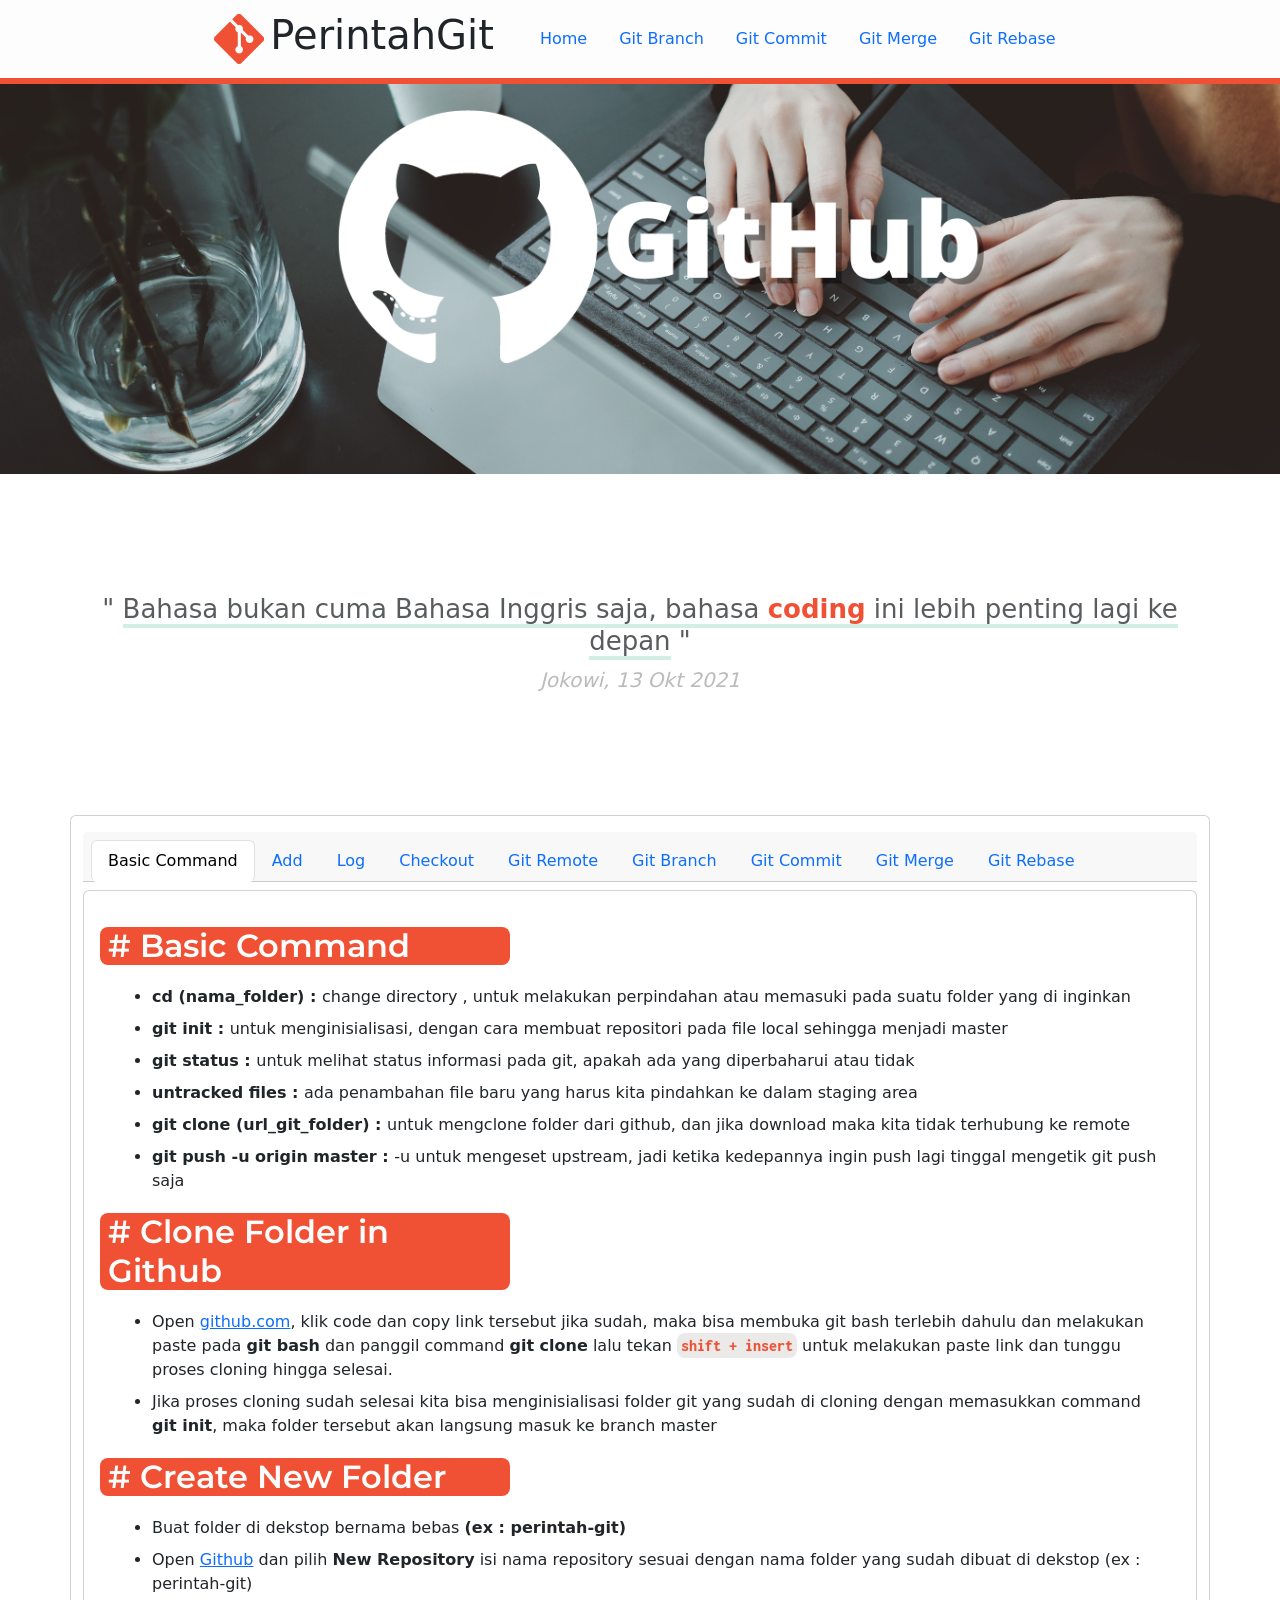
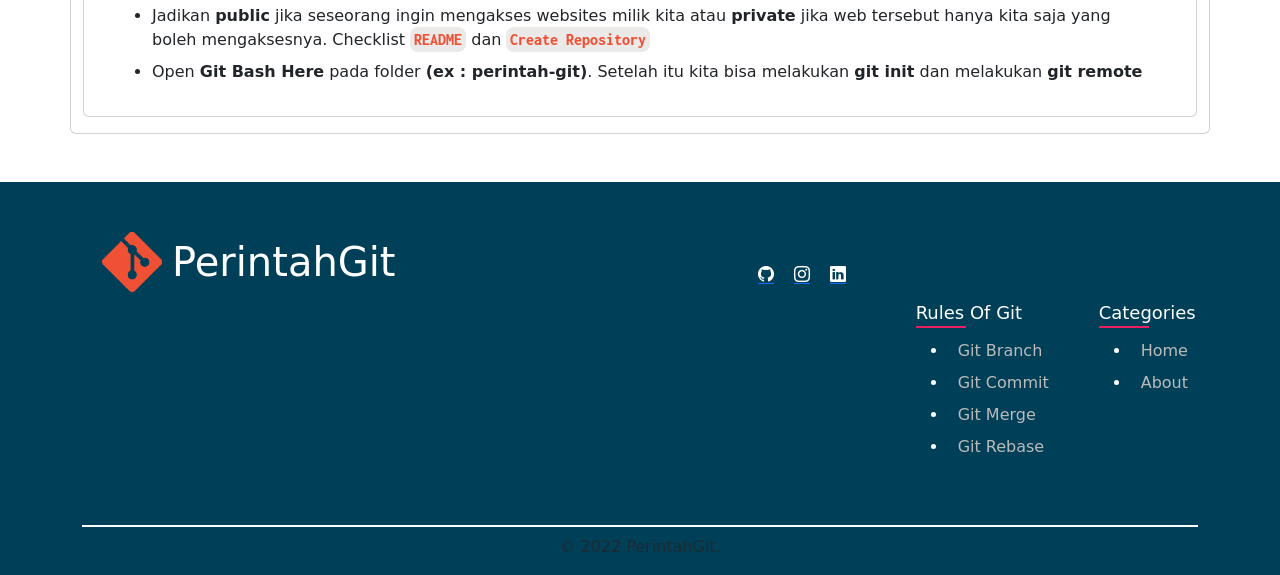
<file: index.html>
<!DOCTYPE html>
<html lang="en">

<head>
  <meta charset="UTF-8">
  <meta http-equiv="X-UA-Compatible" content="IE=edge">
  <meta name="viewport" content="width=device-width, initial-scale=1.0">
  <title>Document</title>
  <link rel="stylesheet" href="./css/style.css">
  <link rel="stylesheet" href="./bootstrap/css/bootstrap.css">

  <!-- JavaScript Bundle with Popper -->
  <script src="https://cdn.jsdelivr.net/npm/bootstrap@5.2.0/dist/js/bootstrap.bundle.min.js"
    integrity="sha384-A3rJD856KowSb7dwlZdYEkO39Gagi7vIsF0jrRAoQmDKKtQBHUuLZ9AsSv4jD4Xa"
    crossorigin="anonymous"></script>
  <!-- CSS only -->
  <link href="https://cdn.jsdelivr.net/npm/bootstrap@5.2.0/dist/css/bootstrap.min.css" rel="stylesheet"
    integrity="sha384-gH2yIJqKdNHPEq0n4Mqa/HGKIhSkIHeL5AyhkYV8i59U5AR6csBvApHHNl/vI1Bx" crossorigin="anonymous">
  <!-- icons bootstrap -->
  <link rel="stylesheet" href="https://cdn.jsdelivr.net/npm/bootstrap-icons@1.9.1/font/bootstrap-icons.css">

  <!-- google fonts -->
  <link
    href="https://fonts.googleapis.com/css2?family=Averia+Serif+Libre&family=Bungee+Shade&family=Cinzel&family=Cinzel+Decorative&family=DynaPuff&family=Inconsolata&family=Montserrat&display=swap"
    rel="stylesheet">


</head>

<body>
  <nav class="navbar navbar-color fixed-top align-items-center justify-content-center">
    <ul class="nav align-items-center nav-logo">
      <img src="./img/git.png" alt="">
      <h1>PerintahGit</h1>
      <li class="nav-item">
        <a class="nav-link" href="/index.html">Home</a>
      </li>
      <li class="nav-item">
        <a class="nav-link" href="#satu">Git Branch</a>
      </li>
      <li class="nav-item">
        <a class="nav-link" href="#">Git Commit</a>
      </li>
      <li class="nav-item">
        <a class="nav-link" href="#">Git Merge</a>
      </li>
      <li class="nav-item">
        <a class="nav-link" href="#">Git Rebase</a>
      </li>

    </ul>
  </nav>

  <!-- image github -->
  <div class="git-design">
    <img src="./img/GitHub.png" alt="">
  </div>

  <!-- quotes semangat pak jokowi -->
  <div class="quotes">
    <div class="container quotes-body">
      <h4 class="quotes-text text-muted">
        &quot; <span class="lines">Bahasa bukan cuma Bahasa Inggris saja, bahasa <span class="quotes-b">coding</span>
          ini lebih penting lagi ke depan</span> &quot;
      </h4>
      <span class="quotes-n">Jokowi, 13 Okt 2021 </span>
    </div>
  </div>









  <div class="card container menu-wrapper">
    <div class=" card-header card-font mt-3 sectionA" id="sectionA">
      <ul class="nav nav-tabs card-header-tabs link-active">
        <li class="nav-item"><a class="btn nav-link a-satu active" href="#satu">Basic Command</a></li>
        <li class="nav-item"><a class="btn nav-link a-dua" href="#dua">Add</a></li>
        <li class="nav-item"><a class="btn nav-link a-tiga" href="#tiga">Log</a></li>
        <li class="nav-item"><a class="btn nav-link a-empat" href="#empat">Checkout</a></li>
        <li class="nav-item"><a class="btn nav-link a-lima" href="#lima">Git Remote</a></li>
        <li class="nav-item"><a class="btn nav-link a-enam" href="#enam">Git Branch</a></li>
        <li class="nav-item"><a class="btn nav-link a-tujuh" href="#tujuh">Git Commit</a></li>
        <li class="nav-item"><a class="btn nav-link a-delapan" href="#delapan">Git Merge</a></li>
        <li class="nav-item"><a class="btn nav-link a-sembilan" href="#sembilan">Git Rebase</a></li>
      </ul>
    </div>
    <!-- akhir dari nav-materi -->


    <div class="card-body mt-2 mb-3 card" id="sectionA">
      <div class="card-text section-a">
        <div class="p-satu">
          <h2 class="text-judul"># Basic Command</h2>
          <ul class="ul-satu">
            <li>
              <strong>cd (nama_folder) : </strong> change directory , untuk melakukan perpindahan atau memasuki
              pada suatu folder yang di inginkan
            </li>
            <li>
              <strong>git init : </strong> untuk menginisialisasi, dengan cara membuat repositori pada file local
              sehingga menjadi master
            </li>
            <li>
              <strong>git status : </strong> untuk melihat status informasi pada git, apakah ada yang diperbaharui
              atau tidak
            </li>
            <li>
              <strong>untracked files : </strong> ada penambahan file baru yang harus kita pindahkan ke dalam
              staging area
            </li>
            <li>
              <strong>git clone (url_git_folder) : </strong> untuk mengclone folder dari github, dan jika download
              maka kita tidak terhubung ke remote
            </li>
            <li>
              <strong>git push -u origin master : </strong>-u untuk mengeset upstream, jadi ketika kedepannya ingin
              push lagi tinggal mengetik git push saja
            </li>
          </ul>

          <h2 class="text-judul"># Clone Folder in Github</h2>
          <ul class="ul-satu">
            <li>Open <a href="https://github.com/mhmmdva/perintah-git">github.com</a>, klik code dan copy link
              tersebut
              jika sudah, maka bisa membuka git bash terlebih dahulu dan melakukan paste
              pada <b>git bash</b> dan panggil command <b>git clone</b> lalu tekan <span class="code">shift +
                insert</span>
              untuk melakukan paste link dan tunggu proses cloning hingga selesai.
            </li>
            <li>Jika proses cloning sudah selesai kita bisa menginisialisasi folder git yang sudah di cloning dengan
              memasukkan command <b>git init</b>, maka folder tersebut akan langsung masuk ke branch master
            </li>
          </ul>

          <h2 class="text-judul"># Create New Folder</h2>
          <ul class="ul-satu">
            <li>
              Buat folder di dekstop bernama bebas <b>(ex : perintah-git)</b>
            </li>
            <li>Open <a href="https://github.com/mhmmdva?tab=repositories">Github</a> dan pilih <b> New
                Repository</b>
              isi
              nama repository sesuai dengan nama folder yang sudah dibuat di dekstop (ex : perintah-git)
            </li>
            <li>Jadikan <b>public</b> jika seseorang ingin mengakses websites milik kita atau <b>private</b> jika web
              tersebut hanya kita saja yang boleh mengaksesnya. Checklist <span class="code">README</span> dan
              <span class="code">Create Repository</span>
            </li>
            <li>
              Open <b>Git Bash Here</b> pada folder <b>(ex : perintah-git)</b>. Setelah itu kita bisa melakukan
              <b>git
                init</b> dan melakukan <b>git remote </b>
            </li>
          </ul>

        </div>
      </div> <!-- akhir dari p-satu -->


      <div class="card-text section-a">
        <div class="p-dua">
          <h4 class="text-judul-dua"># Git Checkout</h4>
          <ul class="ul-dua">
            <li>
              git add (nama_file.html) :untuk memindahkan file yang akan di commit ke staging
            </li>
            <li>
              git add . (tanda_titik) : untuk memindahkan file yang akan di commit ke staging area
              secara langsung seperti ada penambahakan file baru atau perubahan codes area
            </li>
          </ul>
        </div>
      </div> <!-- akhir dari p-dua -->


      <div class="card-text section-a">
        <div class="p-tiga">
          <h4 class="text-judul-dua"># Git Log</h4>
          <ul class="ul-tiga">
            <li><strong> git log -- index.html : </strong> melihat history perubahan secara spesifik pada file
              index.html
              saja</li>
            <li><strong> git log : melihat history pada commit</strong> git log -3 : melihat history
              pada commit sebanyak 3x saja</li>
            <li><strong> git log --all --decorate --oneline --graph : </strong> untuk melihat graph pada branch
              dengan
              commit hash dan ada commit massages</li>
            <li><strong>alias graph="git log --all --decorate --oneline --graph"</strong> untuk membuat suatu alias
            </li>
          </ul>
        </div>
      </div>
      <!-- akhir dari baris p-tiga -->

      <div class="card-text section-a">
        <div class="p-empat">
          <h4 class="text-judul-dua"># Git Checkout</h4>
          <ul class="ul-empat">
            <li><strong>git checkout 7767bsq -- index.html : </strong> mengembalikan file yang sudah kita hapus
              dengan memasukkan code commit pertama (7767bsq) sebannyak 7 digit dan file yang sudah dikembalikan
              akan
              masuk ke dalam staging area.</li>
            <li><strong>git checkout (nama_branch): </strong> untuk berpindah branch aktif bernama master ke branch
              yang lain</li>
            <li><strong>git checkout -b (nama_branch): </strong> membuat branch sekaligus untuk mengaktifkan branch
              tersebut</li>
          </ul>
        </div>
      </div>
      <!-- akhir dari baris p-empat -->


      <div class="card-text section-a">
        <div class="p-lima">
          <h4 class="text-judul-dua"># Git Remote</h4>
          <ul class="ul-lima">
            <li><strong>git remote : </strong> ketika mau ngeremote, maka remote harus punya nama dan secara otomatis
              nama default dari remote adalah origin</li>
            <li><strong>git remote -v </strong> melihat data lebih detail tidak hanya nama remote</li>
            <li><strong>git remote add origin (url_git) : </strong> untuk membuat remote baru karena di awal membuat
              folder pada dekstop bukan pada github dan pada bagian README.file itu jangan di checklist</li>
          </ul>
        </div>
      </div>
      <!-- akhir dari baris p-lima -->

      <div class="card-text section-a">
        <div class="p-enam">
          <h4 class="text-judul-dua"># Git Branch</h4>
          <ul class="ul-enam">
            <li>
              untuk melakukan merge pada branch, yaitu kita harus pindah terlebih dahulu ke dalam branch master
              setelah pindah ke dalam branch master maka kita bisa melakukan git merge (nama_branch), ini untuk
              melakukan fast forward
            </li>
            <li>
              dan untuk menghapus branch nya karena sudah di merge sebelumnya,
              kita bisa menggunakan perintah
            </li>
            <li>
              git branch --merged : yaitu git akan secara otomatis menghapus branch yang sudah di merge tetapi
              posisi kita harus berada di dalam branch master
            </li>

            <li>
              git branch -d (nama_branch) : untuk menghapus branch setelah di merged
            </li>

            <li>
              git branch -D (nama_branch) : menghapus branch secara paksa tanpa adanya merge dengan alasan file
              yang dibuat itu tidak terpakai
            </li>
            <p>NOTES :
              HEAD -> jika ada head di dalam graph pada git, itu menandakan bahwa branch tersebut lah yang sedang
              aktif
              atau branch tersebut sedang kita gunakan</p>
            <li>git branch (nama_branch) :
              untuk membuat branch baru pada git</li>
            <li>git branch :
              untuk mengecek branch apa saja yang kita miliki</li>
            <li>git branch (nama_branch) :
              untuk membuat branch baru pada git</li>
          </ul>

        </div>
      </div>
      <!-- akhir dari baris p-enam -->


      <div class="card-text section-a">
        <div class="p-tujuh">
          <h4 class="text-judul-dua"># Git Commit</h4>
          <ul class="ul-tujuh">
            <li>git config --global user.name "mhmmdva"</li>
            <li>git config --global user.email "vallenleyss@gmail.com"</li>
            <li> git commit -a -m (-am) "komentar untuk pemberian history" </li>
            jika suatu file sudah modified pada saat pengecekan status, maka kita bisa langsung
            memasukkkan perintah seperti itu untuk mempercepat pekerjaan dengan artian -a untuk menambahkan
            dan -m untuk commit
            <li> git commit :Sebelum melakukkan commit , kita harus config atau menjelaskan siapa diri
              kita ke dalam Git dengan menggunakan perintah :
            </li>
            <li>git commit -m "komentar untuk pemberian history"
              untuk melakukan commit atau menentukan bahwa code yang sudah kita buat itu akan dimasukkan ke dalam
              git
            </li>
          </ul>
        </div>
      </div>
      <!-- akhir dari baris p-tujuh -->


      <div class="card-text section-a">
        <div class="p-delapan">
          <h4 class="text-judul-dua"># Git Merge</h4>
          <ul class="ul-delapan">
            <h3>Three-way Merged</h3>
            <li>
              ini adalah sebuah branch yang akan terjadi ketika, branch satu
              dengan branch yang lain itu tidak memiliki hubungan satu sama lain

            </li>
            <li>
              git branch --merged : yaitu git akan secara otomatis menghapus branch yang sudah di merge tetapi
              posisi kita harus berada di dalam branch master
            </li>
            <li>
              git branch -d (nama_branch) : untuk menghapus branch setelah di merged
            </li>
            <h3>Conflict Merged</h3>


            <ul>
              <li>
                jika pada satu file ada yang mengubah atau mengganti isi dari codes tersebut yang menyebabkan
                error/conflict pada saat di commit, itu mengharus kan kita sebagai developer untuk memilih mana
                yang
                akan kita gunakan.
                <br>
                HEAD CURRENT : jika ada hal seperti ini, berarti ini menandakan file yang aktif yang sedang di
                modifikasi nama_branch (incoming change) : jika ada hal seperti ini, berarti ini adalah file yang
                sebelumnya sudah di modifikasi terlebih dahulu
              </li>
              <h3>Resolve conflict Merged</h3>
              <li>
                dengan cara memilih codes atau baris mana yang ingin kita pakai dan kita hapus, jika sudah maka
                save.
                Dan masuk ke dalam git status untuk melihat status nya
              </li>
            </ul>
            <!-- akhir dari baris ul kedua -->
          </ul>
          <!-- akhir dari baris ul pertama -->
        </div>
      </div>
      <!-- akhir dari baris p-delapan -->


      <div class="card-text section-a">
        <div class="p-sembilan">
          <h4 class="text-judul-dua"># Git Rebase</h4>
          <ul class="ul-sembilan">
            <li>Rebase ini adalah suatu perintah untuk mensejajarkan branch lain dengan branch master,
              dan fungsinya ini adalah untuk menghindari adanya Three-way atau conflict pada git
              saat ingin melakukan push.
            </li>
            <li>jika ingin melakukan rebase ini, maka kita harus melihat terlebih dahulu pada graph
              apakah branch yang sudah kita buat ingin kita lakukan rebase agar terjadinya fast-forward
              untuk menghindari adanya conflict
            </li>
            <ul>
              <li>git checkout (nama_branch_lain) </li>
              <li>git rebase (nama_branch_master)</li>
              <li>graph</li>
              <li>git checkout (nama_branch_master)</li>
              <li>git rebase (nama_branch_lain)</li>
              <li>graph</li>
              <li>git push -u origin master</li>
            </ul>
            <!-- akhir dari baris ul kedua -->
          </ul>
          <!-- akhir dari baris ul pertama -->
        </div>
      </div>
      <!-- akhir dari baris p-sembilan -->

    </div>
    <!-- akhir dari card-body -->


  </div>
  <!-- container -->



  <footer class="mt-5">
    <div class="container">
      <div class="row-column">

        <div class="footer-logo">
          <img class="footer-img" src="./img/git.png" alt="">
          <h1>PerintahGit</h1>
        </div>
        <!-- footer-logo -->

        <div class="footer-column">
          <div class="footer-info">
            <ul class="social-media">
              <li class="social-items"><a href=""><i class="bi bi-github"></i></a></li>
              <li class="social-items"><a href=""><i class="bi bi-instagram"></i></a></li>
              <li class="social-items"><a href=""><i class="bi bi-linkedin"></i></a></li>
            </ul>
          </div>
          <!-- footer-info -->


          <div class="categories-flex">
            <h6 class="text-footer">Categories</h6>
            <ul>
              <li class="mb-2"><a href="#">Home</a></li>
              <li class="mb-2"><a href="#">About</a></li>
            </ul>
          </div>
          <!-- categories-flex -->

          <div class="categories-flex">
            <h6 class="text-footer">Rules of Git</h6>
            <ul>
              <li class="mb-2"><a href="#">Git Branch</a></li>
              <li class="mb-2"><a href="#">Git Commit</a></li>
              <li class="mb-2"><a href="#">Git Merge</a></li>
              <li class="mb-2"><a href="#">Git Rebase</a></li>
            </ul>
          </div>

        </div>
        <!-- footer-column -->

      </div>
      <!-- row-column -->

      <div class="copyrights">
        <div class="d-flex align-content-center justify-content-center copyText">
          <p class="text-muted mb-2 py-2">© 2022 PerintahGit.</p>
        </div>
      </div>
      <!-- copyrights -->


    </div>
    <!-- container-->
  </footer>





  <!-- End -->
  <script src="./js/script.js"></script>

</body>

</html>
</file>
<file: css/style.css>
/* http://meyerweb.com/eric/tools/css/reset/ 
   v2.0 | 20110126
   License: none (public domain)
*/

html,
body,
div,
span,
applet,
object,
iframe,
h1,
h2,
h3,
h4,
h5,
h6,
p,
blockquote,
pre,
a,
abbr,
acronym,
address,
big,
cite,
code,
del,
dfn,
em,
img,
ins,
kbd,
q,
s,
samp,
small,
strike,
strong,
sub,
sup,
tt,
var,
b,
u,
i,
center,
dl,
dt,
dd,
ol,
ul,
li,
fieldset,
form,
label,
legend,
table,
caption,
tbody,
tfoot,
thead,
tr,
th,
td,
article,
aside,
canvas,
details,
embed,
figure,
figcaption,
footer,
header,
hgroup,
menu,
nav,
output,
ruby,
section,
summary,
time,
mark,
audio,
video {
  margin: 0;
  padding: 0;
  border: 0;
  font-size: 100%;
  font: inherit;
  vertical-align: baseline;
}

/* HTML5 display-role reset for older browsers */
article,
aside,
details,
figcaption,
figure,
footer,
header,
hgroup,
menu,
nav,
section {
  display: block;
}

blockquote,
q {
  quotes: none;
}

blockquote:before,
blockquote:after,
q:before,
q:after {
  content: '';
  content: none;
}

table {
  border-collapse: collapse;
  border-spacing: 0;
}

* {
  box-sizing: border-box;
}

/* 
font-family: 'Averia Serif Libre', cursive;
font-family: 'Bungee Shade', cursive;
font-family: 'Cinzel', serif;
font-family: 'Cinzel Decorative', cursive;
font-family: 'DynaPuff', cursive;
font-family: 'Inconsolata', monospace;
font-family: 'Montserrat', sans-serif; */

:root {
  --warna-merah: #F05033;
  --warna-putih: #fdfdfd;
  --warna-biru: #0276e2;
  --warna-abu: #bbbbbb;
  --warna-hijau: rgba(97, 199, 165, 0.288);
  --warna-bg-Code: #ece9e9;
  --body-fonts: system-ui, -apple-system, BlinkMacSystemFont, 'Segoe UI', Roboto, Oxygen, Ubuntu, Cantarell, 'Open Sans', 'Helvetica Neue', sans-serif;
  --text-judul-h2: 'Montserrat', sans-serif;
  --text-code: 'Inconsolata', monospace;
}

body {
  line-height: 1.5;
  background-color: rgb(255, 255, 255);
  font-family: system-ui, -apple-system, BlinkMacSystemFont, 'Segoe UI', Roboto, Oxygen, Ubuntu, Cantarell, 'Open Sans', 'Helvetica Neue', sans-serif;
  background-color: var(--warna-putih);
  font-family: var(--body-fonts);
}

.container {
  width: 100%;
  max-width: 1200px;
  margin: auto;
  padding: 0 15px;
}

.navbar-color {
  background-color: rgb(255, 255, 255);
  border-bottom: 6px solid #F05033;

  background-color: var(--warna-putih);
  border-bottom: 6px solid var(--warna-merah);
}

.navbar {
  font-family: var(--body-fonts);
}

/* .nav .nav-item a.nav-link {
  font-size: 18px;
  width: 100px;
  text-align: center;
  color: black;
  margin: 0 10px;
  padding: 0;
} */

.nav .nav-item a.nav-link:hover {
  color: #F05033;
  transition: ease 0.3s;
  font-weight: 600;
  color: var(--warna-merah);
}

.nav-logo img {
  margin: 6px 6px;
  width: 100%;
  max-width: 50px;
  height: auto;
}

.nav-logo h1 {
  margin-right: 30px;
}

.git-design img {
  background-size: cover;
  width: 100%;
  height: auto;
  position: relative;
}



/* quotes code */
.quotes {
  margin: 120px 0;
  font-size: 20px;
  text-align: center;
}

.quotes-body .quotes-text {
  font-size: 26px;
  font-weight: 300;

  font-family: var(--body-fonts);
}

.quotes-body .quotes-b {
  color: #e91e63;
  font-weight: 600;

  color: var(--warna-merah);
}

.quotes-body .quotes-n {
  color: #bbbbbb;
  font-style: italic;

  color: var(--warna-abu);
}

.lines {
  border-bottom: 4px solid rgba(97, 199, 165, 0.288);

  border-bottom: 4px solid var(--warna-hijau);
}

.list-inline-item,
.bi:hover {
  color: #e91e63;

  color: var(--warna-merah);
}



/* cards-code */
.menu-wrapper {
  position: absolute;
}

.menu-wrapper .sectionA li a {
  display: inline-block;
  transition: 0.5s ease;
}

.menu-wrapper .sectionA .link-active li .active {
  width: 100%;
  transition: 0.5s ease;
}

.menu-wrapper .sectionA .link-active li:hover {
  background-color: rgb(255, 255, 255);

  background-color: var(--warna-bg-Code);
}

.card-font {
  font-size: 16px;
}

#sectionA .card-text .p-dua,
.p-tiga,
.p-empat,
.p-lima,
.p-enam,
.p-tujuh,
.p-delapan,
.p-sembilan {
  display: none;
}


.section-a ul li {
  margin: 8px 20px;
  list-style-type: disc;
}

#sectionA .ul-satu .code {
  background-color: #ece9e9;
  border-radius: 8px;
  font-weight: 800;
  font-family: 'Inconsolata', monospace;
  color: #F05033;
  padding: 4px;

  background-color: var(--warna-bg-Code);
  color: var(--warna-merah);
  font-family: var(--text-code);
}

#sectionA .text-judul {
  font-weight: 600;
  font-family: 'Montserrat', sans-serif;
  background-color: #F05033;
  color: rgb(255, 255, 255);
  width: 38%;
  padding-left: 8px;
  border-radius: 8px;
  margin: 20px 0;

  background-color: var(--warna-merah);
  color: var(--warna-putih);
  font-family: var(--text-judul-h2);
}

#sectionA .text-judul-dua {
  font-weight: 600;
  font-family: 'Montserrat', sans-serif;
  background-color: #F05033;
  color: rgb(255, 255, 255);
  width: 20%;
  padding-left: 8px;
  border-radius: 8px;
  margin: 20px 0;

  background-color: var(--warna-merah);
  color: var(--warna-putih);
  font-family: var(--text-judul-h2);
}




footer {
  width: 100%;
  background-color: rgb(0, 63, 88);
  bottom: 0;
  left: 0;
  position: relative;
  display: flex;
  height: auto;
  color: white;
}

.row-column {
  display: flex;
  flex-direction: row;
  margin-bottom: 50px;
}

.footer-logo {
  width: 33%;
  display: flex;
  color: white;
  margin: 50px 10px;
}

.footer-logo h1 {
  padding-top: 6px;
}

.footer-img {
  width: 100%;
  max-width: 60px;
  height: 60px;
  margin: 0 10px;
}

.footer-info {
  width: 100%;
  align-items: center;
  justify-content: center;
  text-align: center;
  margin-top: 64px;
}


.social-media,
.bi {
  color: white;
  display: flex;
  align-items: center;
  justify-content: center;
  text-decoration: none;
  list-style: none;
  margin: 10px 10px;
}

.footer-column {
  width: 100%;
  display: flex;
  flex-wrap: wrap;
  flex-direction: row-reverse;
}

.categories-flex {
  margin-left: 40px;
}

.categories-flex h6::before {
  content: '';
  position: absolute;
  left: 0;
  bottom: -4px;
  background-color: #e91e63;
  height: 2px;
  box-sizing: border-box;
  width: 50px;
}

.categories-flex h6 {
  font-size: 18px;
  color: #ffffff;
  text-transform: capitalize;
  margin-bottom: 15px;
  font-weight: 500;
  position: relative;
}


.categories-flex ul li a {
  font-size: 16px;
  text-transform: capitalize;
  text-decoration: none;
  font-weight: 300;
  color: #bbbbbb;
  margin: 0 10px;
}

.categories-flex a:hover {
  color: #ffffff;
  transition: all 0.6s ease;
}


.copyrights {
  border-top: 2px solid white;
}

.copyText p {
  width: auto;
}

/* branch */

.cards-body h2 {
  text-align: center;
  font-size: 32px;
  margin-bottom: 60px;
}

.cards-body span {
  text-transform: capitalize;
  font-weight: bold;
}

.cards-body .cardstxt {
  width: auto;
}
</file>
